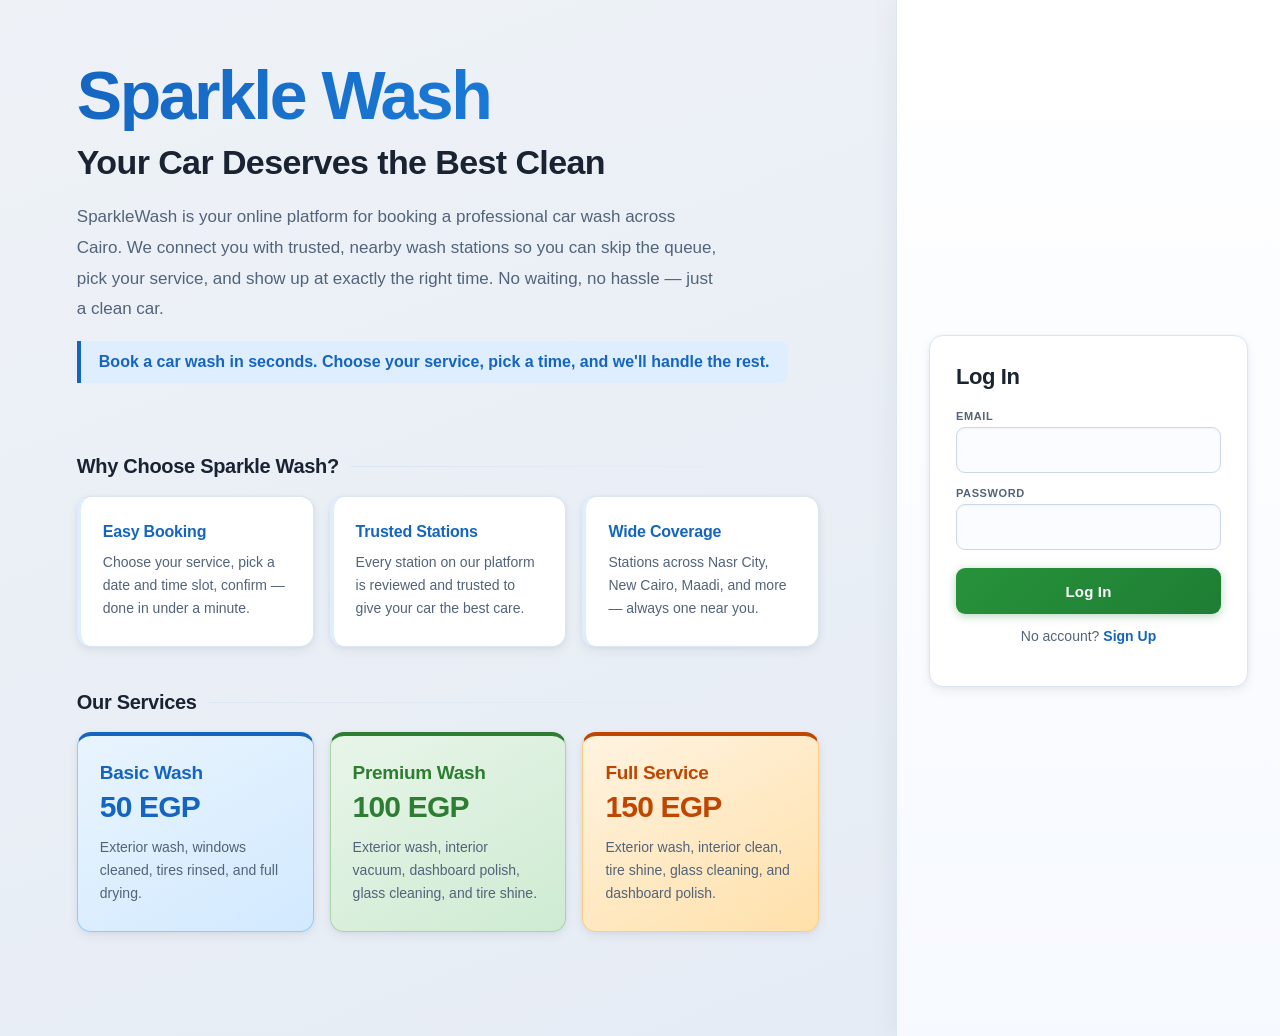
<file: index.html>
<!DOCTYPE html>
<html lang="en">
<head>
    <title>Sparkle Wash</title>
    <link rel="stylesheet" href="style.css">
</head>
<body>
    <div class="home-layout">

        <!-- Left 70% -->
        <div class="home-content">
            <h1 class="home-brand">Sparkle Wash</h1>
            <h2 class="home-headline">Your Car Deserves the Best Clean</h2>
            <p class="home-about">SparkleWash is your online platform for booking a professional car wash across Cairo. We connect you with trusted, nearby wash stations so you can skip the queue, pick your service, and show up at exactly the right time. No waiting, no hassle — just a clean car.</p>
            <p class="home-cta">Book a car wash in seconds. Choose your service, pick a time, and we'll handle the rest.</p>

            <section class="home-section">
                <h3>Why Choose Sparkle Wash?</h3>
                <div class="features-grid">
                    <div class="feature-card">
                        <p class="feature-title">Easy Booking</p>
                        <p>Choose your service, pick a date and time slot, confirm — done in under a minute.</p>
                    </div>
                    <div class="feature-card">
                        <p class="feature-title">Trusted Stations</p>
                        <p>Every station on our platform is reviewed and trusted to give your car the best care.</p>
                    </div>
                    <div class="feature-card">
                        <p class="feature-title">Wide Coverage</p>
                        <p>Stations across Nasr City, New Cairo, Maadi, and more — always one near you.</p>
                    </div>
                </div>
            </section>

            <section class="home-section">
                <h3>Our Services</h3>
                <div class="services-grid">
                    <div class="service-card service-basic">
                        <p class="service-title">Basic Wash</p>
                        <p class="service-price">50 EGP</p>
                        <p>Exterior wash, windows cleaned, tires rinsed, and full drying.</p>
                    </div>
                    <div class="service-card service-premium">
                        <p class="service-title">Premium Wash</p>
                        <p class="service-price">100 EGP</p>
                        <p>Exterior wash, interior vacuum, dashboard polish, glass cleaning, and tire shine.</p>
                    </div>
                    <div class="service-card service-full">
                        <p class="service-title">Full Service</p>
                        <p class="service-price">150 EGP</p>
                        <p>Exterior wash, interior clean, tire shine, glass cleaning, and dashboard polish.</p>
                    </div>
                </div>
            </section>
        </div>

        <!-- Right 30% -->
        <div class="auth-panel">
            <div id="login-form" class="auth-form">
                <h2>Log In</h2>
                <form action="login.php" method="post">
                    <label for="email">Email</label>
                    <input type="email" id="email" name="email" required>
                    <label for="password">Password</label>
                    <input type="password" id="password" name="password" required>
                    <button type="submit" class="confirm-button">Log In</button>
                </form>
                <p>No account? <a href="#" onclick="showForm('signup')">Sign Up</a></p>
            </div>

            <div id="signup-form" class="auth-form" style="display:none">
                <h2>Create Account</h2>
                <form action="signup.php" method="post" onsubmit="return validateForm()">
                    <p id="msg"></p>
                    <label for="su-name">Full Name</label>
                    <input type="text" id="su-name" name="name" required>
                    <label for="su-email">Email</label>
                    <input type="email" id="su-email" name="email" required>
                    <label for="su-password">Password</label>
                    <input type="password" id="su-password" name="password" required>
                    <label for="su-confirm">Confirm Password</label>
                    <input type="password" id="su-confirm" name="confirm_password" required>
                    <label for="su-phone">Phone</label>
                    <input type="tel" id="su-phone" name="phone" placeholder="+201xxxxxxxxx" required>
                    <button type="submit" class="confirm-button">Create Account</button>
                </form>
                <p>Already have an account? <a href="#" onclick="showForm('login')">Log In</a></p>
            </div>
        </div>

    </div>
    <script src="dynamic.js"></script>
</body>
</html>
</file>
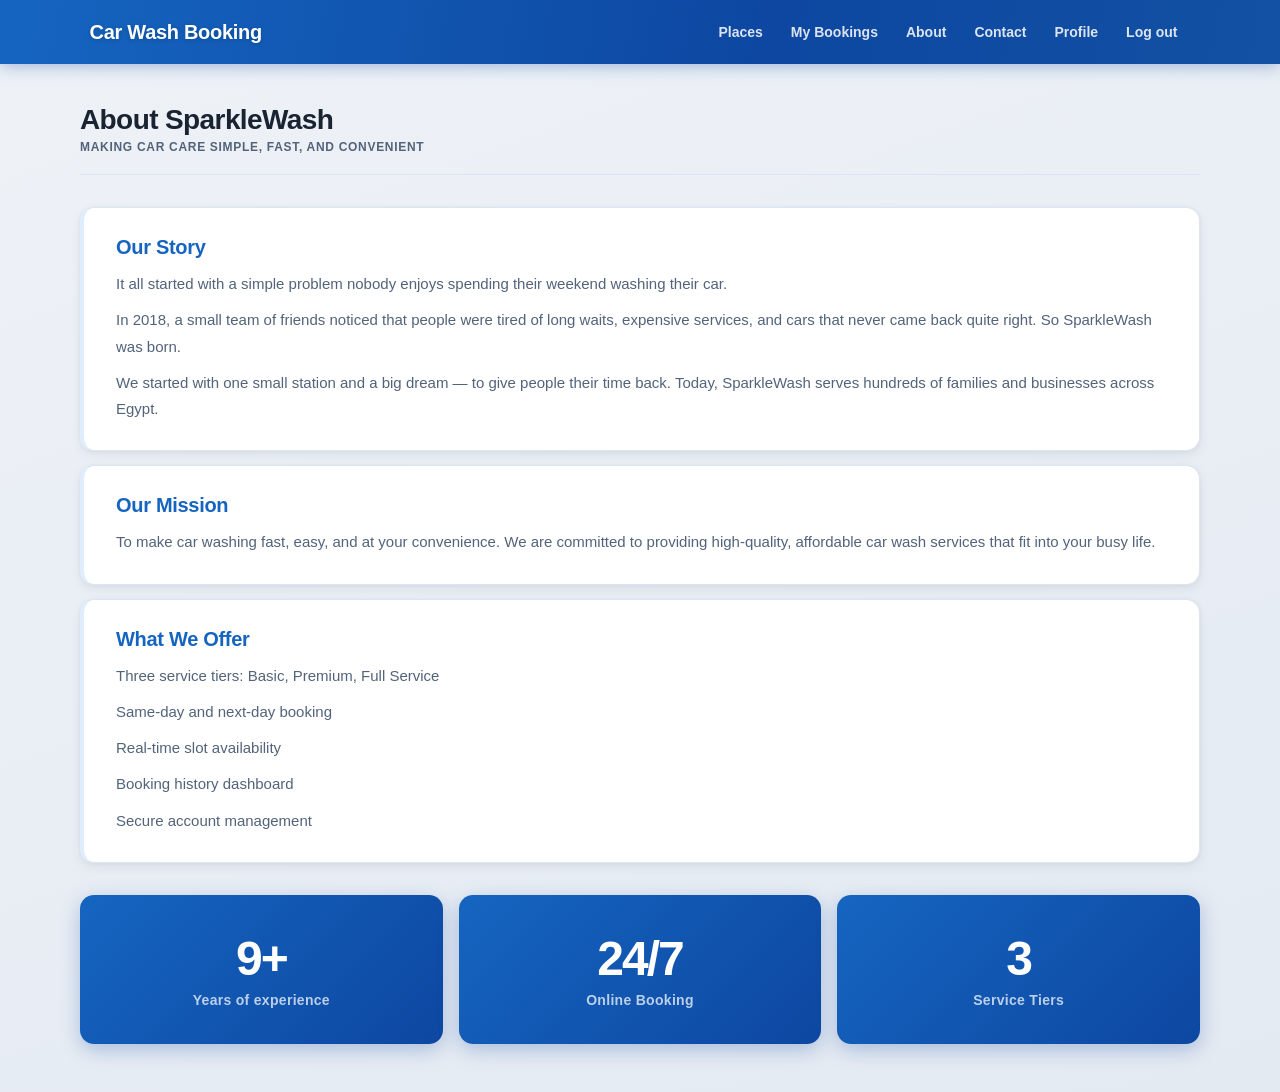
<file: about.html>
<!DOCTYPE html>
<html lang="en">
<head>
    
    
    <title>About Us</title>
    <link rel="stylesheet" href="style.css">
</head>
<body>
    <nav class="navbar">
        <a class="brand" href="places.php">Car Wash Booking</a>
        <div class="nav-links">
            <a href="places.php">Places</a>
            <a href="mybooking.php">My Bookings</a>
            <a href="about.html">About</a>
            <a href="contact.html">Contact</a>
            <a href="profile.php">Profile</a>
            <a href="logout.php">Log out</a>
        </div>
    </nav>

    <main class="page-shell">
        <header class="page-header">
            <h1>About SparkleWash</h1>
            <p>Making car care simple, fast, and convenient</p>
        </header>

        <section class="about-sections">
            <div class="about-block">
                <h2>Our Story</h2>
                <p>It all started with a simple problem  nobody enjoys spending their weekend washing their car.</p>
                <p>In 2018, a small team of friends noticed that people were tired of long waits, expensive services, and cars that never came back quite right. So SparkleWash was born.</p>
                <p>We started with one small station and a big dream — to give people their time back. Today, SparkleWash serves hundreds of families and businesses across Egypt.</p>
            </div>

            <div class="about-block">
                <h2>Our Mission</h2>
                <p>To make car washing fast, easy, and at your convenience. We are committed to providing high-quality, affordable car wash services that fit into your busy life.</p>
            </div>

            <div class="about-block">
                <h2>What We Offer</h2>
                <p>Three service tiers: Basic, Premium, Full Service</p>
                <p>Same-day and next-day booking</p>
                <p>Real-time slot availability</p>
                <p>Booking history dashboard</p>
                <p>Secure account management</p>
            </div>
        </section>

        <section class="about-stats">
            <div class="stat-card">
                <h2>9+</h2>
                <p>Years of experience</p>
            </div>
            <div class="stat-card">
                <h2>24/7</h2>
                <p>Online Booking</p>
            </div>
            <div class="stat-card">
                <h2>3</h2>
                <p>Service Tiers</p>
            </div>
        </section>
    </main>
</body>
</html>
</file>
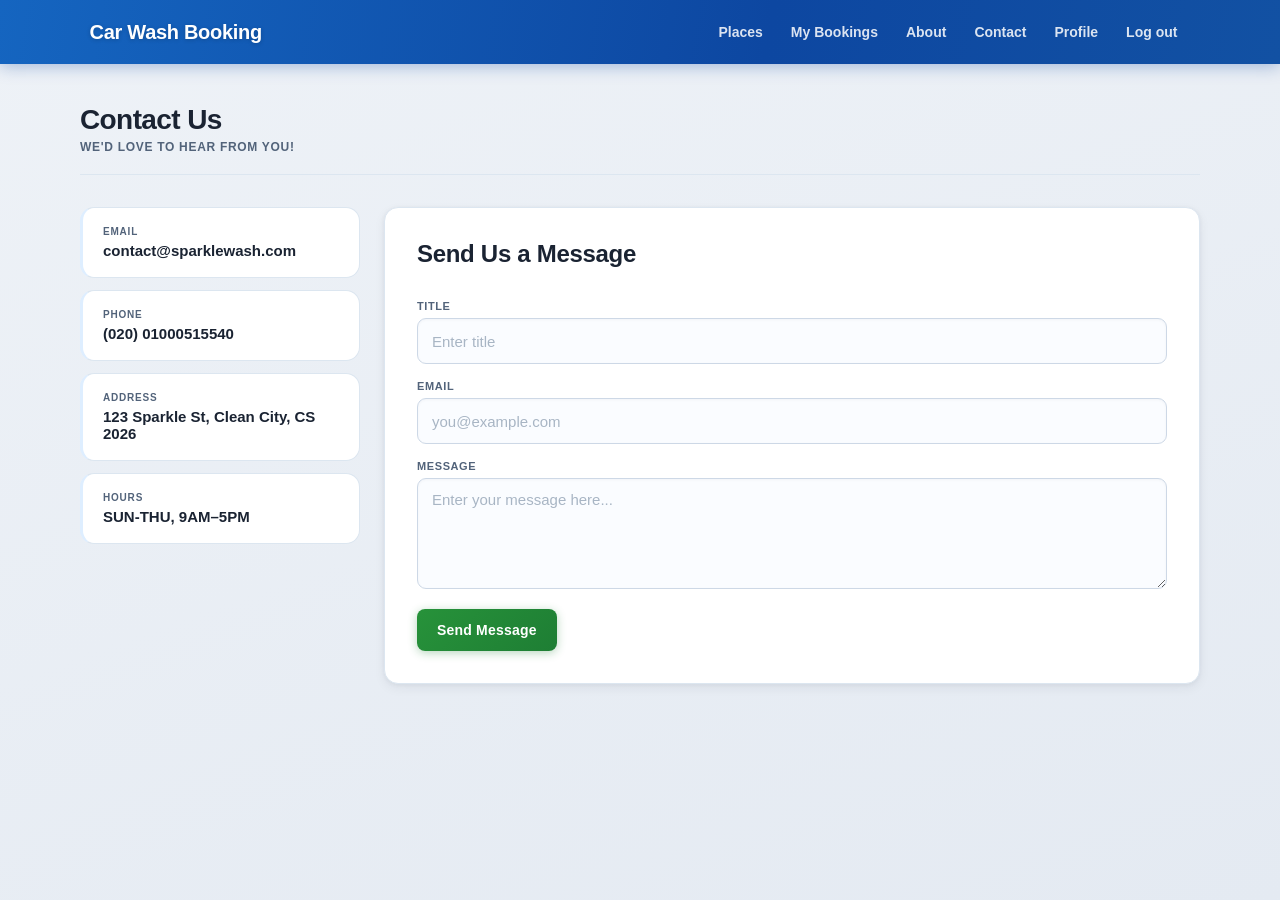
<file: contact.html>
<!DOCTYPE html>
<html lang="en">
<head>
    
    
    <title>Contact Us</title>
    <link rel="stylesheet" href="style.css">
</head>
<body>
    <nav class="navbar">
        <a class="brand" href="places.php">Car Wash Booking</a>
        <div class="nav-links">
            <a href="places.php">Places</a>
            <a href="mybooking.php">My Bookings</a>
            <a href="about.html">About</a>
            <a href="contact.html">Contact</a>
            <a href="profile.php">Profile</a>
            <a href="logout.php">Log out</a>

        </div>
    </nav>

    <main class="page-shell">
        <header class="page-header">
            <h1>Contact Us</h1>
            <p>We'd love to hear from you!</p>
        </header>

        <div class="contact-layout">
            <section class="contact-info">
                <div class="info-item">
                    <strong>Email</strong>
                    <span>contact@sparklewash.com</span>
                </div>
                <div class="info-item">
                    <strong>Phone</strong>
                    <span>(020) 01000515540</span>
                </div>
                <div class="info-item">
                    <strong>Address</strong>
                    <span>123 Sparkle St, Clean City, CS 2026</span>
                </div>
                <div class="info-item">
                    <strong>Hours</strong>
                    <span>SUN-THU, 9AM–5PM</span>
                </div>
            </section>

            <section class="contact-form-section">
                <h2>Send Us a Message</h2>
                <form action="contact.php" method="post" class="contact-form">
                    <label for="title">Title</label>
                    <input type="text" id="title" name="title" placeholder="Enter title">
                    <label for="email">Email</label>
                    <input type="email" id="email" name="email" placeholder="you@example.com">
                    <label for="message">Message</label>
                    <textarea id="message" name="message" rows="5" placeholder="Enter your message here..."></textarea>
                    <button type="submit" class="confirm-button">Send Message</button>
                </form>
            </section>
        </div>
    </main>
</body>
</html>
</file>
<file: style.css>
:root {
    --ink:         #1a2332;
    --muted:       #52637a;
    --line:        #dce6f0;
    --page:        #eef2f7;
    --surface:     #ffffff;
    --brand:       #1565c0;
    --brand-dark:  #0d47a1;
    --brand-light: #deeeff;
    --green:       #1e7e34;
    --green-dark:  #155724;
}

/* ── Base ── */
* { box-sizing: border-box; }

::selection { background: var(--brand-light); color: var(--brand-dark); }

::placeholder { color: #a8b5c4; }

::-webkit-scrollbar { width: 8px; }
::-webkit-scrollbar-track { background: var(--page); }
::-webkit-scrollbar-thumb { background: #c4d0de; border-radius: 4px; }
::-webkit-scrollbar-thumb:hover { background: var(--muted); }

body {
    margin: 0;
    min-height: 100vh;
    color: var(--ink);
    background: linear-gradient(160deg, #eef2f7 0%, #e4eaf2 100%);
    font-family: -apple-system, BlinkMacSystemFont, 'Segoe UI', Arial, sans-serif;
}

h1, h2, p { margin-top: 0; }

/* ── Navbar ── */
.navbar {
    display: flex;
    align-items: center;
    justify-content: space-between;
    padding: 0 7%;
    height: 64px;
    background: linear-gradient(100deg, #1565c0 0%, #0d47a1 60%, #1251a3 100%);
    box-shadow: 0 2px 16px rgba(13, 71, 161, 0.35);
    position: sticky;
    top: 0;
    z-index: 100;
}

.brand, .nav-links a {
    color: #fff;
    text-decoration: none;
}

.brand {
    font-size: 20px;
    font-weight: 700;
    letter-spacing: -0.3px;
    text-shadow: 0 1px 4px rgba(0, 0, 0, 0.2);
    transition: opacity 0.2s;
}

.brand:hover { opacity: 0.85; }

.nav-links { display: flex; gap: 2px; }

.nav-links a {
    font-size: 14px;
    font-weight: 600;
    padding: 6px 13px;
    border-radius: 6px;
    opacity: 0.85;
    position: relative;
    transition: background 0.2s, opacity 0.2s;
}

.nav-links a::after {
    content: '';
    position: absolute;
    bottom: 2px;
    left: 13px;
    right: 13px;
    height: 2px;
    background: rgba(255,255,255,0.7);
    border-radius: 2px;
    transform: scaleX(0);
    transition: transform 0.2s;
}

.nav-links a:hover { background: rgba(255,255,255,0.14); opacity: 1; }
.nav-links a:hover::after { transform: scaleX(1); }

/* ── Page shell ── */
.page-shell {
    width: min(1120px, 92vw);
    margin: 0 auto;
}

.page-header {
    padding: 40px 0 20px;
    border-bottom: 1px solid var(--line);
    margin-bottom: 32px;
}

.page-header h1 { font-size: 28px; letter-spacing: -0.6px; margin-bottom: 4px; }

.page-header p {
    margin: 0;
    color: var(--muted);
    font-size: 12px;
    font-weight: 700;
    letter-spacing: 0.7px;
    text-transform: uppercase;
}

/* ── Shared card ── */
.place-card,
.booking-panel,
.summary-box,
.empty-state,
.auth-form,
.stat-card,
.feature-card,
.service-card,
.about-block,
.contact-form-section,
.info-item {
    border: 1px solid var(--line);
    border-radius: 14px;
    background: var(--surface);
    box-shadow: 0 1px 4px rgba(26,35,50,0.05), 0 4px 12px rgba(26,35,50,0.06);
    transition: box-shadow 0.3s, transform 0.3s;
}

/* ── Places ── */
.places-grid {
    display: grid;
    grid-template-columns: repeat(auto-fit, minmax(260px, 1fr));
    gap: 24px;
    padding-bottom: 48px;
}

.place-card {
    overflow: hidden;
    border-top: 3px solid transparent;
    transition: box-shadow 0.3s, transform 0.3s, border-color 0.3s;
}

.place-card:hover {
    box-shadow: 0 12px 32px rgba(26,35,50,0.14), 0 2px 8px rgba(26,35,50,0.06);
    transform: translateY(-4px);
    border-top-color: var(--brand);
}

.place-photo {
    width: 100%;
    height: 190px;
    object-fit: cover;
    display: block;
    transition: transform 0.45s;
}

.place-card:hover .place-photo { transform: scale(1.06); }

.place-card-body { padding: 20px 22px; }

.place-card-body h2 { font-size: 19px; margin-bottom: 7px; letter-spacing: -0.3px; }

.place-card-body p { color: var(--muted); line-height: 1.6; font-size: 14px; margin-bottom: 0; }

.card-actions { display: flex; gap: 10px; margin-top: 18px; }

/* ── Buttons ── */
.btn,
.confirm-button {
    display: inline-flex;
    align-items: center;
    justify-content: center;
    min-height: 42px;
    border: 0;
    border-radius: 8px;
    padding: 0 20px;
    color: #fff;
    font-size: 14px;
    font-weight: 700;
    letter-spacing: 0.2px;
    text-decoration: none;
    cursor: pointer;
    transition: filter 0.2s, transform 0.15s, box-shadow 0.2s;
}

.btn:active,
.confirm-button:active { transform: scale(0.96); }

.btn-book,
.confirm-button {
    background: linear-gradient(135deg, #27923a, #1e7e34);
    box-shadow: 0 2px 10px rgba(30,126,52,0.32);
}

.btn-book:hover,
.confirm-button:hover {
    filter: brightness(1.1);
    box-shadow: 0 5px 16px rgba(30,126,52,0.42);
}

.btn-location {
    background: linear-gradient(135deg, #1976d2, #1565c0);
    box-shadow: 0 2px 10px rgba(21,101,192,0.3);
}

.btn-location:hover {
    filter: brightness(1.1);
    box-shadow: 0 5px 16px rgba(21,101,192,0.4);
}

.confirm-button { width: fit-content; }

/* ── Booking layout ── */
.booking-layout {
    display: grid;
    grid-template-columns: minmax(0, 1fr) 360px;
    gap: 24px;
    padding: 36px 0 48px;
    width: min(1120px, 92vw);
    margin: 0 auto;
}

.booking-panel,
.summary-box,
.empty-state { padding: 28px 32px; }

.booking-form { display: grid; gap: 22px; }

.service-options {
    display: grid;
    gap: 10px;
    margin: 0;
    padding: 0;
    border: 0;
}

.service-options legend,
.field-label {
    font-weight: 700;
    font-size: 11px;
    letter-spacing: 0.7px;
    text-transform: uppercase;
    color: var(--muted);
    margin-bottom: 8px;
    display: block;
}

.service-options label {
    display: flex;
    align-items: center;
    gap: 10px;
    padding: 14px 16px;
    border: 1.5px solid var(--line);
    border-radius: 10px;
    background: #fafcff;
    cursor: pointer;
    font-weight: 500;
    transition: border-color 0.2s, background 0.2s, box-shadow 0.2s;
}

.service-options label:hover {
    border-color: var(--brand);
    background: var(--brand-light);
    box-shadow: 0 0 0 3px rgba(21,101,192,0.08);
}

/* ── Inputs ── */
select,
input[type="text"],
input[type="password"],
input[type="email"],
input[type="date"],
input[type="tel"],
textarea {
    width: 100%;
    min-height: 46px;
    border: 1.5px solid #cdd8e6;
    border-radius: 9px;
    padding: 0 14px;
    font: inherit;
    font-size: 15px;
    background: #fafcff;
    color: var(--ink);
    outline: none;
    box-shadow: inset 0 1px 3px rgba(26,35,50,0.04);
    transition: border-color 0.2s, box-shadow 0.2s;
}

select:focus,
input:focus,
textarea:focus {
    border-color: var(--brand);
    background: #fff;
    box-shadow: 0 0 0 3px rgba(21,101,192,0.13), inset 0 1px 2px rgba(26,35,50,0.02);
}

textarea { padding: 12px 14px; resize: vertical; min-height: 110px; }

/* ── Summary / booking result ── */
.summary-photo {
    width: 100%;
    height: 185px;
    border-radius: 10px;
    object-fit: cover;
    display: block;
    margin-bottom: 20px;
    box-shadow: 0 2px 10px rgba(26,35,50,0.1);
}

dl { display: grid; gap: 0; margin: 0; }

dl div {
    padding: 12px 0;
    border-bottom: 1px solid var(--line);
    display: grid;
    gap: 2px;
}

dl div:last-child { border-bottom: none; }

dt {
    font-size: 10px;
    font-weight: 700;
    letter-spacing: 0.8px;
    text-transform: uppercase;
    color: var(--muted);
}

dd { margin: 0; font-weight: 600; font-size: 15px; color: var(--ink); }

.booking-result {
    width: min(620px, 100%);
    margin-bottom: 32px;
    border-left: 4px solid var(--green);
}

.booking-result .btn { margin-top: 20px; }

.empty-state { margin-bottom: 48px; }

/* ── Home page ── */
.home-layout {
    display: flex;
    min-height: 100vh;
}

.home-content {
    flex: 0 0 70%;
    padding: 60px 6%;
    background: linear-gradient(160deg, #eef2f7 0%, #e6ecf5 100%);
}

.auth-panel {
    flex: 0 0 30%;
    padding: 48px 32px;
    background: linear-gradient(180deg, #ffffff 0%, #f6f9ff 100%);
    border-left: 1px solid var(--line);
    display: flex;
    flex-direction: column;
    justify-content: center;
    box-shadow: -4px 0 24px rgba(26,35,50,0.05);
}

.home-brand {
    font-size: 68px;
    font-weight: 700;
    line-height: 1.05;
    letter-spacing: -2.5px;
    margin-bottom: 12px;
    background: linear-gradient(135deg, #1565c0 0%, #1e88e5 100%);
    -webkit-background-clip: text;
    -webkit-text-fill-color: transparent;
    background-clip: text;
}

.home-headline {
    font-size: 34px;
    margin-bottom: 20px;
    font-weight: 700;
    letter-spacing: -0.6px;
    color: var(--ink);
}

.home-about {
    color: var(--muted);
    line-height: 1.8;
    font-size: 17px;
    max-width: 640px;
    margin-bottom: 16px;
}

.home-cta {
    display: inline-block;
    color: var(--brand);
    font-weight: 700;
    font-size: 16px;
    margin-bottom: 52px;
    padding: 12px 18px;
    background: var(--brand-light);
    border-left: 4px solid var(--brand);
    border-radius: 0 8px 8px 0;
}

.home-section { margin-bottom: 44px; }

.home-section h3 {
    font-size: 20px;
    margin-bottom: 18px;
    color: var(--ink);
    font-weight: 700;
    letter-spacing: -0.3px;
    display: flex;
    align-items: center;
    gap: 12px;
}

.home-section h3::after {
    content: '';
    flex: 1;
    height: 1px;
    background: linear-gradient(90deg, var(--line), transparent);
}

.features-grid,
.services-grid {
    display: grid;
    grid-template-columns: repeat(3, 1fr);
    gap: 16px;
}

.feature-card {
    padding: 26px 22px;
    border-left: 4px solid var(--brand-light);
    transition: box-shadow 0.3s, transform 0.3s, border-left-color 0.3s;
}

.feature-card:hover {
    box-shadow: 0 10px 28px rgba(26,35,50,0.12);
    transform: translateY(-3px);
    border-left-color: var(--brand);
}

.feature-title {
    font-weight: 700;
    font-size: 16px;
    margin-bottom: 10px;
    color: var(--brand);
    letter-spacing: -0.2px;
}

.feature-card p:last-child { color: var(--muted); font-size: 14px; margin: 0; line-height: 1.65; }

/* Service cards */
.service-card {
    padding: 26px 22px;
    transition: box-shadow 0.3s, transform 0.3s;
}

.service-card:hover {
    box-shadow: 0 10px 28px rgba(26,35,50,0.13);
    transform: translateY(-3px);
}

.service-basic   { background: linear-gradient(150deg, #e8f4fd, #d2e9ff); border-color: #90caf9; border-top: 4px solid #1565c0; }
.service-premium { background: linear-gradient(150deg, #e8f5e9, #ceebd2); border-color: #a5d6a7; border-top: 4px solid #2e7d32; }
.service-full    { background: linear-gradient(150deg, #fff3e0, #ffe0aa); border-color: #ffcc80; border-top: 4px solid #bf4600; }

.service-title { font-weight: 700; font-size: 19px; margin-bottom: 6px; letter-spacing: -0.3px; }

.service-basic   .service-title { color: #1565c0; }
.service-premium .service-title { color: #2e7d32; }
.service-full    .service-title { color: #bf4600; }

.service-price { font-size: 30px; font-weight: 700; margin-bottom: 12px; letter-spacing: -0.8px; }

.service-basic   .service-price { color: #1565c0; }
.service-premium .service-price { color: #2e7d32; }
.service-full    .service-price { color: #bf4600; }

.service-card p:last-child { color: var(--muted); font-size: 14px; margin: 0; line-height: 1.65; }

/* ── Auth forms ── */
.auth-form { padding: 28px 26px; margin-bottom: 14px; }

.auth-form h2 { margin-bottom: 20px; letter-spacing: -0.4px; font-size: 22px; }

.auth-form label {
    display: block;
    font-size: 11px;
    font-weight: 700;
    letter-spacing: 0.6px;
    text-transform: uppercase;
    color: var(--muted);
    margin: 14px 0 5px;
}

.auth-form .confirm-button { margin-top: 18px; width: 100%; min-height: 46px; font-size: 15px; border-radius: 9px; }

.auth-form p { margin-top: 14px; font-size: 14px; color: var(--muted); text-align: center; }

.auth-form a {
    color: var(--brand);
    font-weight: 700;
    text-decoration: none;
    border-bottom: 1.5px solid transparent;
    transition: border-color 0.2s;
}

.auth-form a:hover { border-bottom-color: var(--brand); }

/* ── About page ── */
.about-sections { display: grid; gap: 14px; margin-bottom: 32px; }

.about-block {
    padding: 28px 32px;
    border-left: 4px solid var(--brand-light);
    transition: box-shadow 0.3s, transform 0.3s, border-left-color 0.3s;
}

.about-block:hover {
    box-shadow: 0 8px 24px rgba(26,35,50,0.1);
    transform: translateY(-2px);
    border-left-color: var(--brand);
}

.about-block h2 { color: var(--brand); margin-bottom: 12px; letter-spacing: -0.3px; font-size: 20px; }

.about-block p { color: var(--muted); line-height: 1.75; margin-bottom: 10px; font-size: 15px; }

.about-block p:last-child { margin-bottom: 0; }

.about-stats {
    display: grid;
    grid-template-columns: repeat(3, 1fr);
    gap: 16px;
    margin-bottom: 48px;
}

.stat-card {
    padding: 36px 28px;
    text-align: center;
    background: linear-gradient(135deg, #1565c0 0%, #0d47a1 100%);
    border: none;
    box-shadow: 0 6px 20px rgba(13,71,161,0.28);
}

.stat-card:hover {
    box-shadow: 0 12px 32px rgba(13,71,161,0.38);
    transform: translateY(-4px);
}

.stat-card h2 { font-size: 48px; color: #fff; margin-bottom: 6px; letter-spacing: -2px; }

.stat-card p { color: rgba(255,255,255,0.72); margin: 0; font-size: 14px; font-weight: 600; letter-spacing: 0.3px; }

/* ── Contact page ── */
.contact-layout {
    display: grid;
    grid-template-columns: 280px 1fr;
    gap: 24px;
    padding-bottom: 48px;
}

.contact-info { display: grid; gap: 12px; align-content: start; }

.info-item {
    padding: 18px 20px;
    display: flex;
    flex-direction: column;
    gap: 5px;
    box-shadow: none;
    border-left: 3px solid var(--brand-light);
    transition: border-left-color 0.2s, box-shadow 0.2s;
}

.info-item:hover {
    border-left-color: var(--brand);
    box-shadow: 0 4px 14px rgba(26,35,50,0.08);
}

.info-item strong {
    font-size: 10px;
    font-weight: 700;
    letter-spacing: 0.8px;
    text-transform: uppercase;
    color: var(--muted);
}

.info-item span { font-weight: 600; font-size: 15px; color: var(--ink); }

.contact-form-section { padding: 32px; }

.contact-form-section h2 { margin-bottom: 22px; letter-spacing: -0.3px; }

.contact-form { display: grid; gap: 6px; }

.contact-form label {
    font-size: 11px;
    font-weight: 700;
    letter-spacing: 0.6px;
    text-transform: uppercase;
    color: var(--muted);
    margin-top: 10px;
}

.contact-form .confirm-button { margin-top: 14px; }

/* ── Profile page ── */
.profile-card {
    width: min(640px, 100%);
    margin: 0 auto 48px;
    border: 1px solid var(--line);
    border-radius: 18px;
    background: var(--surface);
    box-shadow: 0 4px 24px rgba(26,35,50,0.1), 0 1px 4px rgba(26,35,50,0.06);
    overflow: hidden;
}

.profile-cover {
    height: 160px;
    background: linear-gradient(120deg, #1976d2 0%, #1565c0 40%, #0d47a1 70%, #1251a3 100%);
    position: relative;
    overflow: hidden;
}

.profile-cover::after {
    content: '';
    position: absolute;
    inset: 0;
    background: linear-gradient(45deg, transparent 30%, rgba(255,255,255,0.07) 50%, transparent 70%);
}

.profile-avatar {
    width: 100px;
    height: 100px;
    border-radius: 50%;
    background: var(--page);
    border: 5px solid var(--surface);
    font-size: 54px;
    display: flex;
    align-items: center;
    justify-content: center;
    margin: -50px auto 0;
    box-shadow: 0 6px 18px rgba(26,35,50,0.18);
    position: relative;
    z-index: 1;
}

.profile-info { text-align: center; padding: 16px 32px 0; }

.profile-info h2 { margin-bottom: 4px; font-size: 24px; letter-spacing: -0.4px; }

.profile-info p { color: var(--muted); font-size: 14px; margin: 0; }

.profile-stats {
    display: flex;
    justify-content: center;
    gap: 32px;
    padding: 22px 32px;
    border-bottom: 1px solid var(--line);
    margin-top: 20px;
    background: linear-gradient(180deg, #fafcff, #f4f8ff);
}

.profile-stat { display: flex; flex-direction: column; align-items: center; gap: 4px; }

.profile-stat strong { font-size: 34px; color: var(--brand); letter-spacing: -1.5px; font-weight: 700; }

.profile-stat span {
    font-size: 10px;
    color: var(--muted);
    letter-spacing: 0.7px;
    text-transform: uppercase;
    font-weight: 700;
}

.profile-fields { display: grid; gap: 0; padding: 6px 0 20px; }

.profile-row {
    display: flex;
    align-items: center;
    padding: 18px 32px;
    border-bottom: 1px solid var(--line);
    transition: background 0.15s;
}

.profile-row:hover { background: #f8fbff; }

.profile-row:last-child { border-bottom: none; }

.profile-label {
    width: 110px;
    font-size: 10px;
    font-weight: 700;
    letter-spacing: 0.7px;
    text-transform: uppercase;
    color: var(--muted);
    flex-shrink: 0;
}

.profile-value { font-size: 16px; font-weight: 600; color: var(--ink); }

/* ── Responsive ── */
@media (max-width: 760px) {
    .booking-layout,
    .contact-layout,
    .features-grid,
    .services-grid { display: block; }

    .booking-panel,
    .feature-card,
    .service-card { margin-bottom: 16px; }

    .about-stats { grid-template-columns: 1fr; }

    .confirm-button { width: 100%; }

    .home-layout { flex-direction: column; }

    .home-content,
    .auth-panel { flex: unset; border-left: none; }

    .auth-panel { border-top: 1px solid var(--line); }
}
</file>
